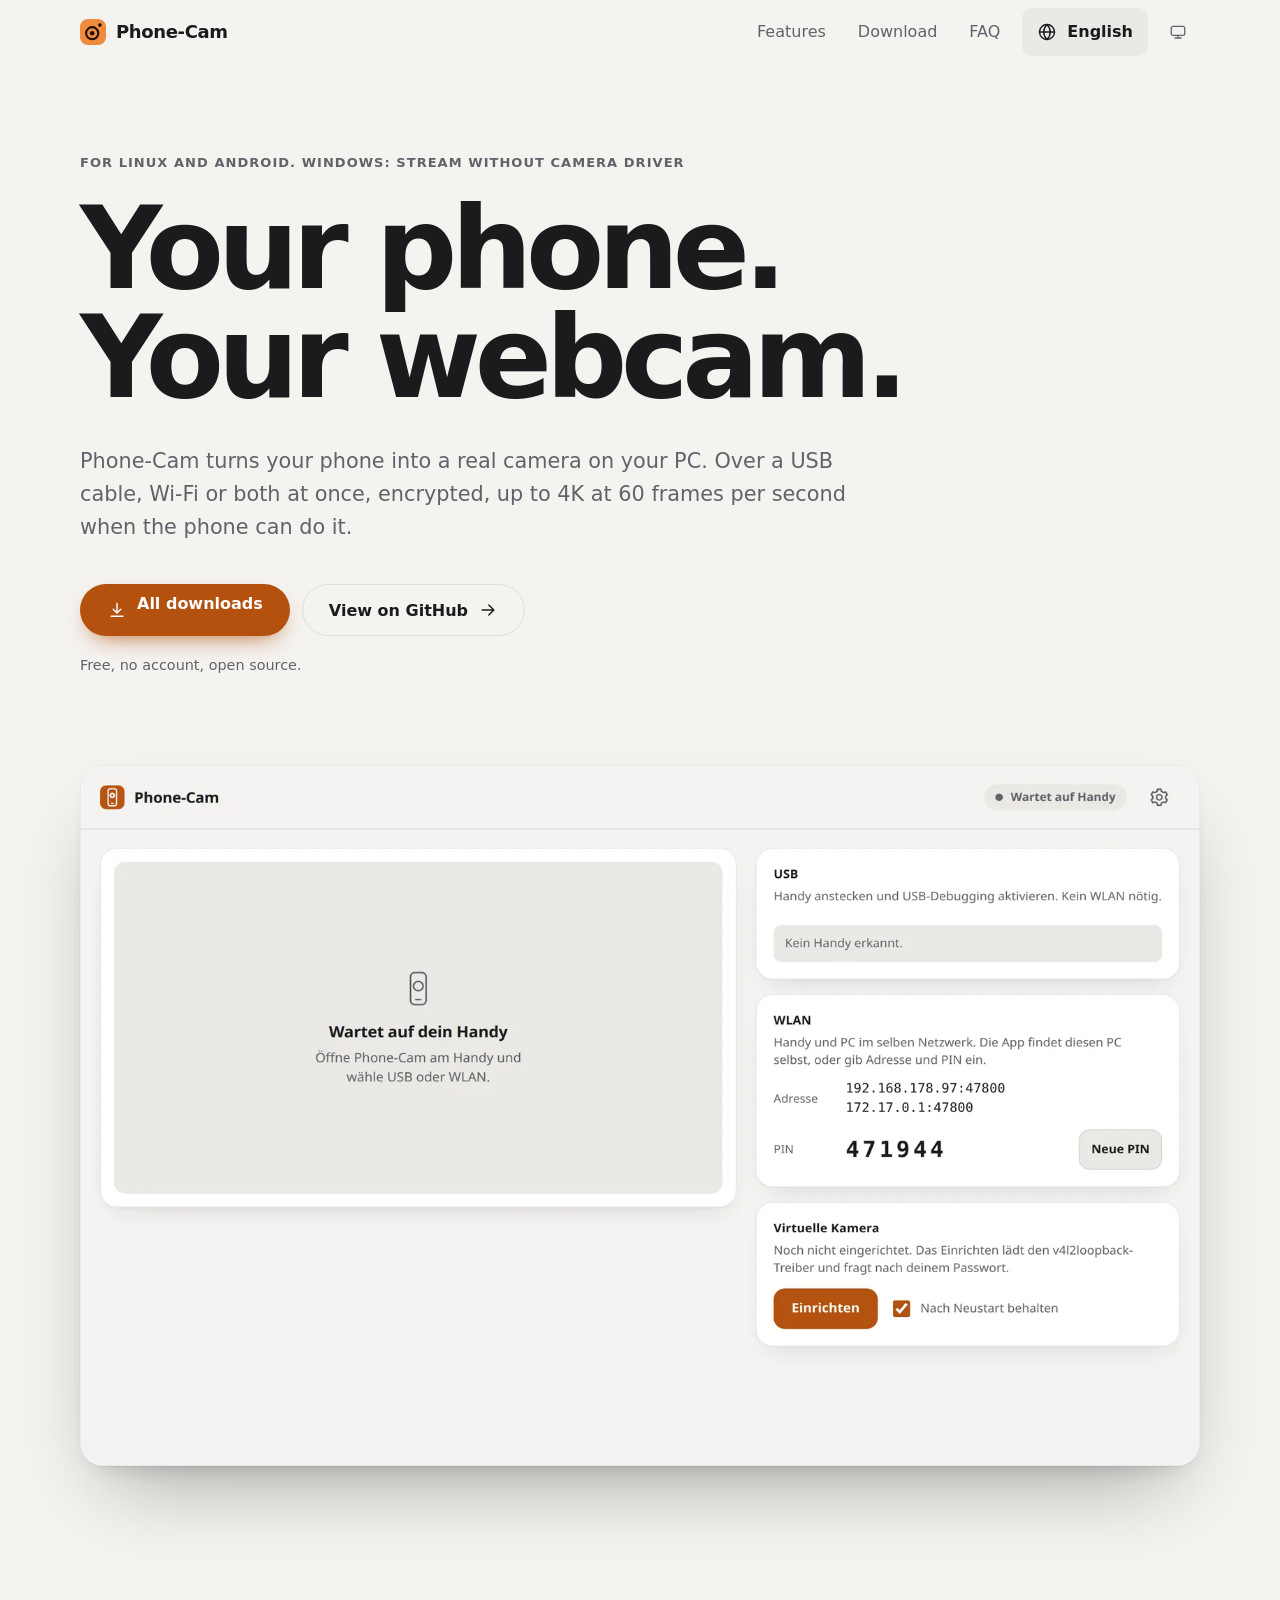
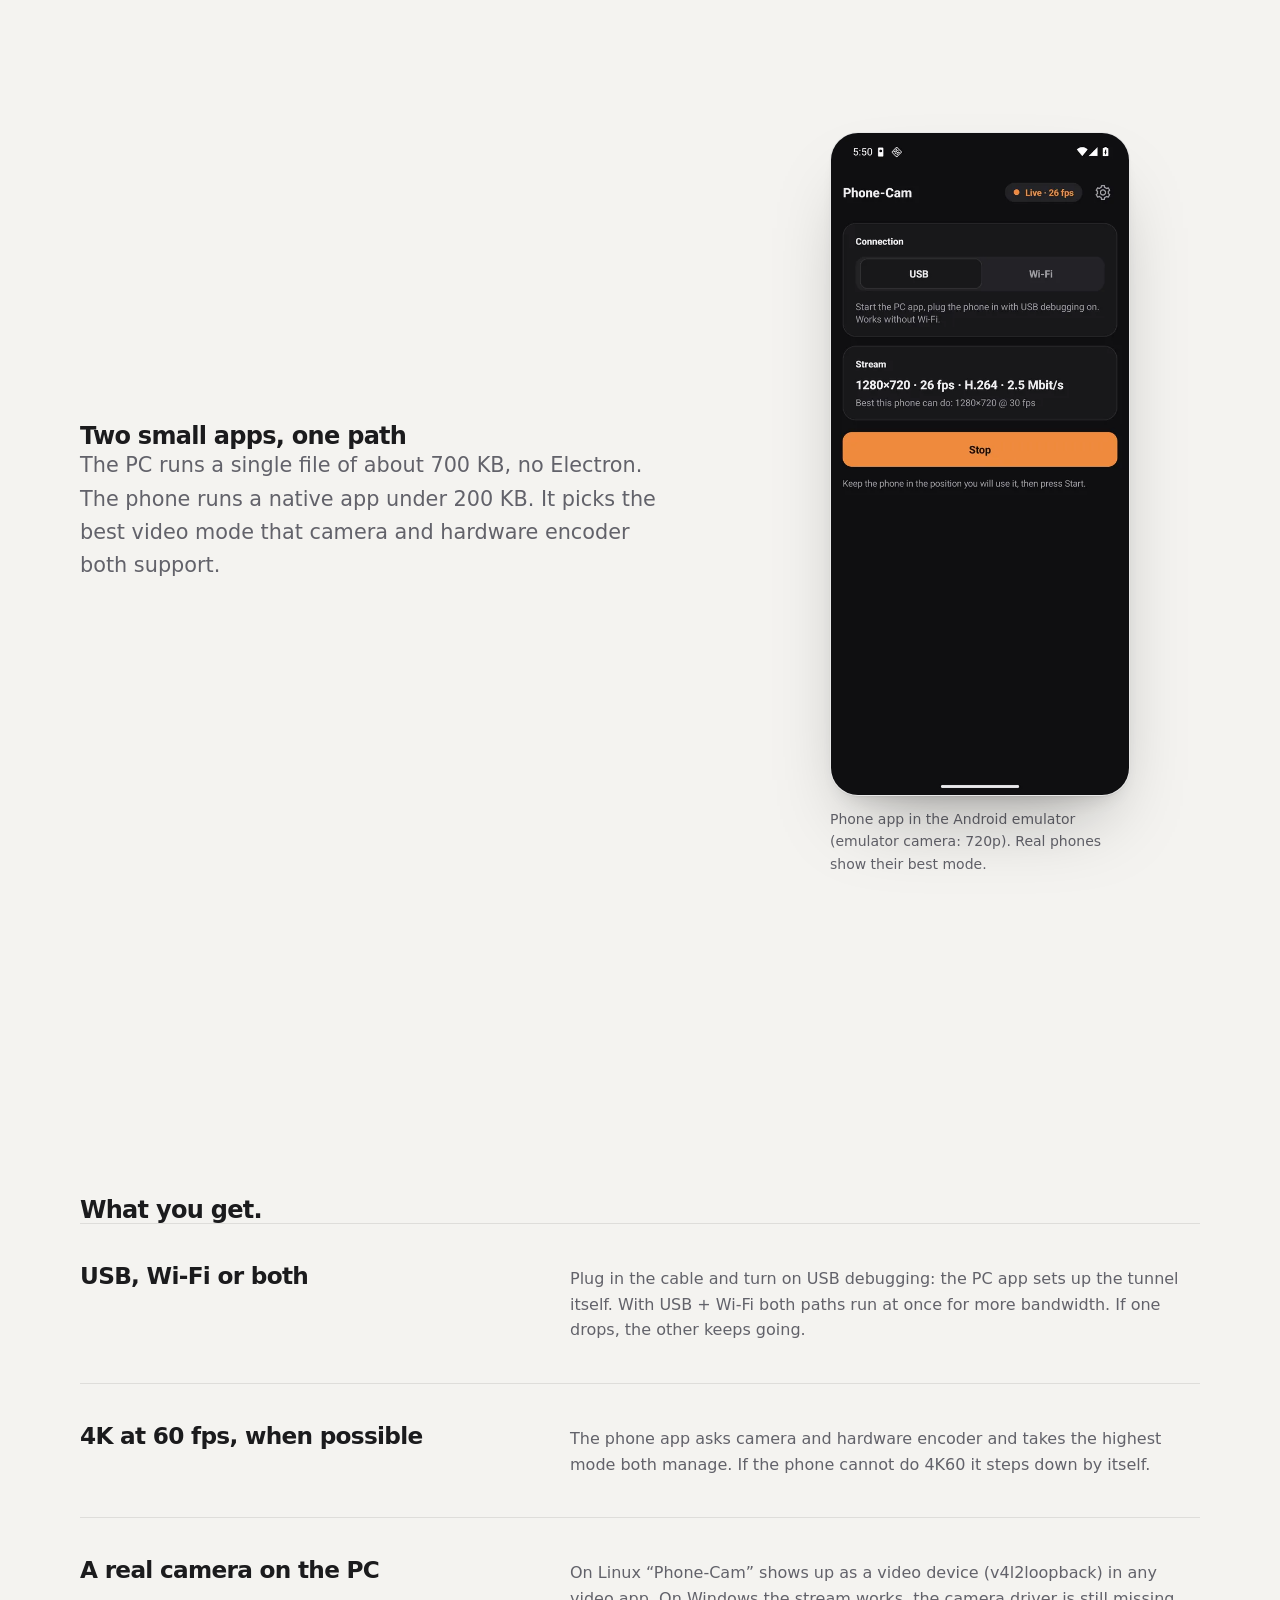
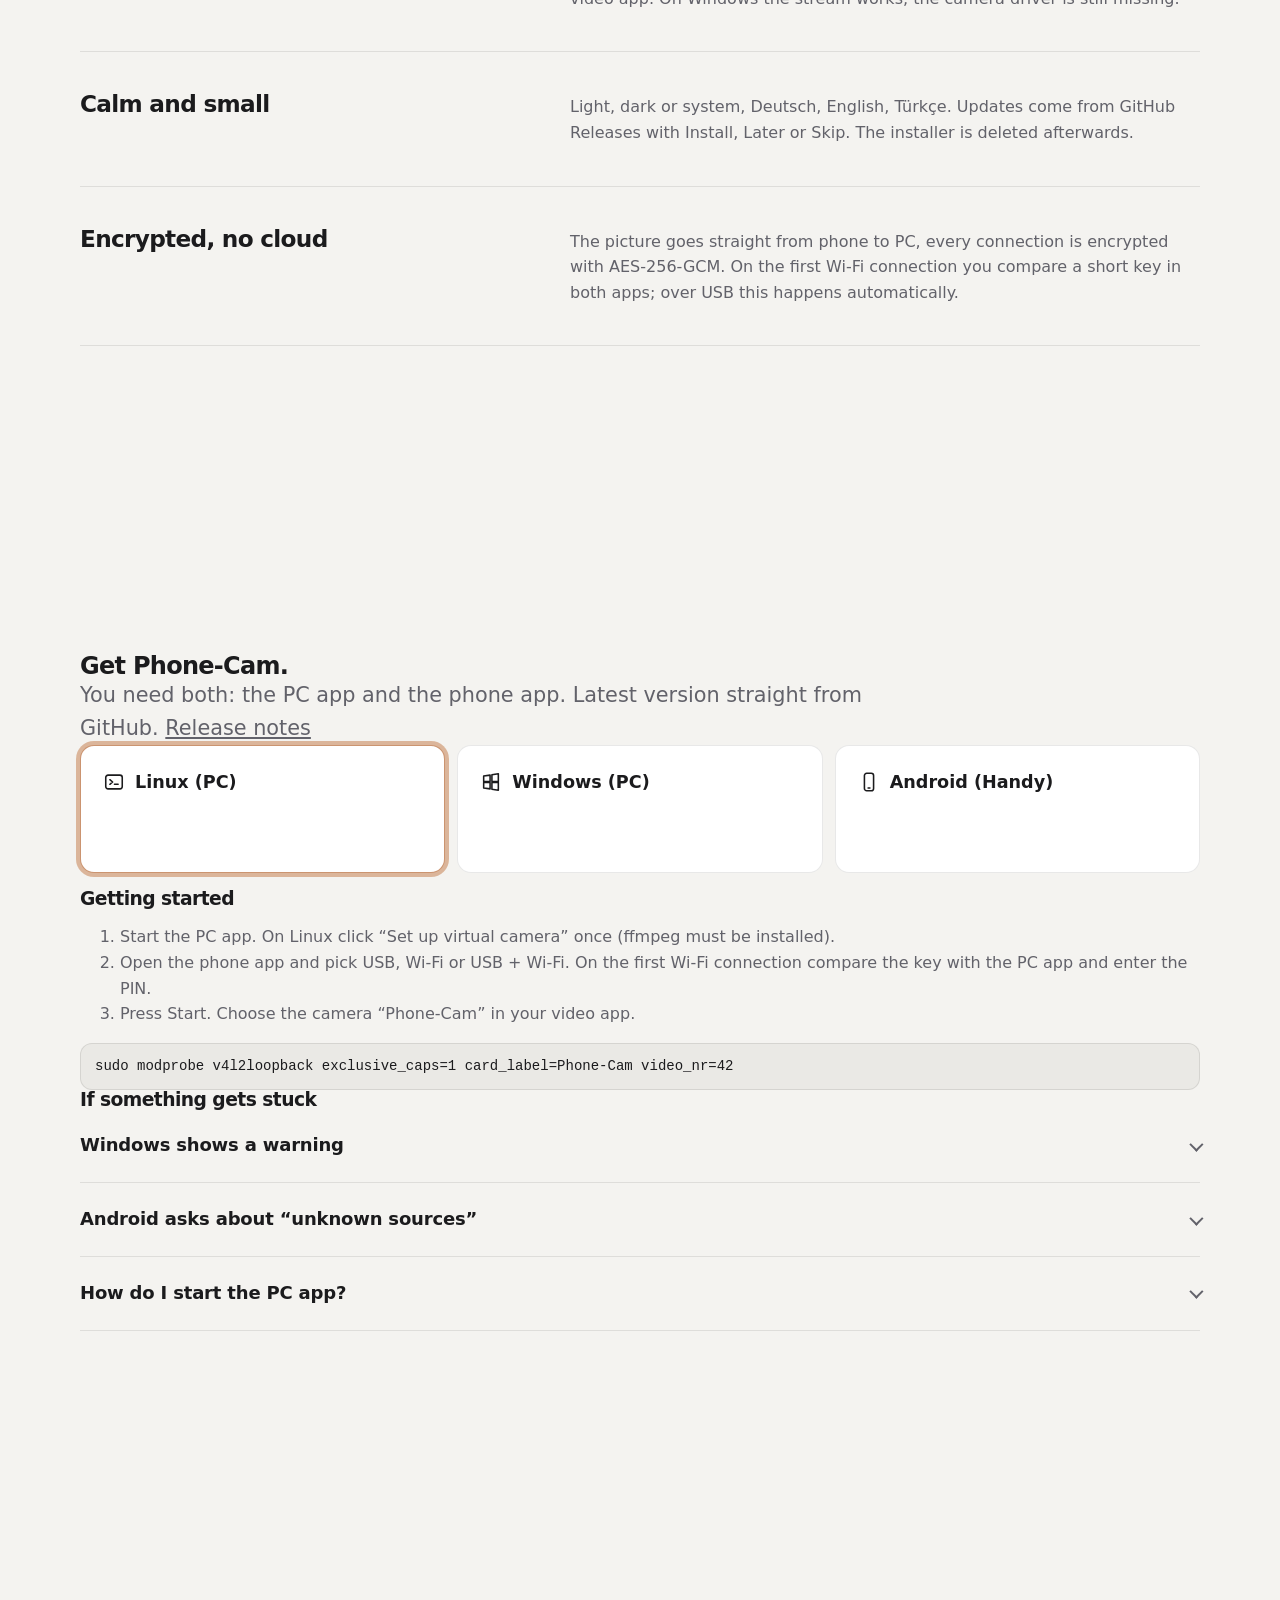
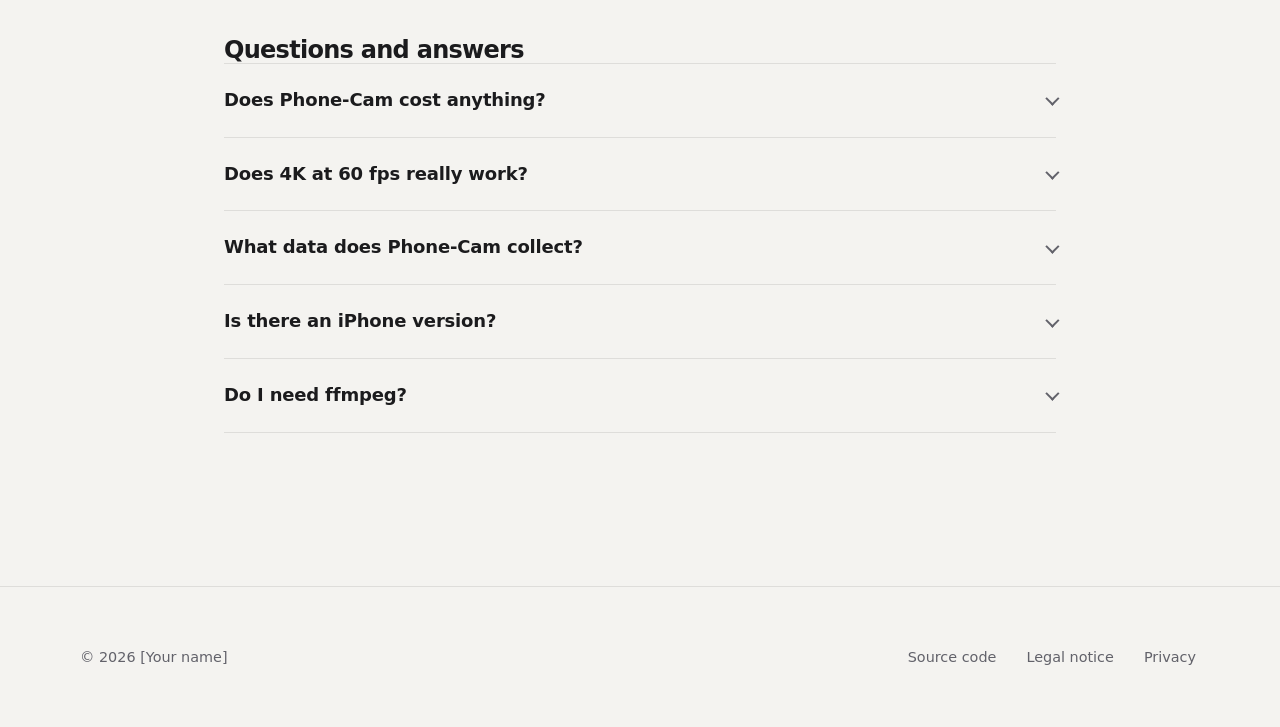
<file: site/index.html>
<!doctype html>
<html lang="de" data-theme="dark">
<head>
<meta charset="utf-8">
<meta name="viewport" content="width=device-width, initial-scale=1, viewport-fit=cover">
<title>Phone-Cam – Dein Handy als Webcam</title>
<meta name="description" content="Phone-Cam macht dein Handy zur echten Kamera am PC. Per USB, WLAN oder beidem, verschlüsselt, bis 4K mit 60 fps. Kostenlos, ohne Konto, Open Source.">
<link rel="canonical" href="https://emre1001.github.io/Phone-Cam/">
<meta name="color-scheme" content="light dark">
<meta name="theme-color" media="(prefers-color-scheme: light)" content="#f4f3f0">
<meta name="theme-color" media="(prefers-color-scheme: dark)" content="#0f0f11">
<link rel="icon" href="favicon.svg" type="image/svg+xml">
<meta property="og:type" content="website">
<meta property="og:title" content="Phone-Cam – Dein Handy als Webcam">
<meta property="og:description" content="Handy als echte Kamera am PC. USB oder WLAN, bis 4K mit 60 fps. Kostenlos, Open Source.">
<meta property="og:url" content="https://emre1001.github.io/Phone-Cam/">
<script>
(function () {
  var r = document.documentElement, p = 'system';
  try { p = localStorage.getItem('theme') || 'system'; } catch (e) {}
  var d = p === 'dark' || (p === 'system' && matchMedia('(prefers-color-scheme: dark)').matches);
  r.dataset.theme = d ? 'dark' : 'light'; r.dataset.themePref = p;
})();
</script>
<link rel="stylesheet" href="site-base.css">
<link rel="stylesheet" href="i18n/language-picker.css">
<link rel="stylesheet" href="site.css">
<script type="application/ld+json">
{"@context":"https://schema.org","@type":"SoftwareApplication","name":"Phone-Cam","applicationCategory":"MultimediaApplication","operatingSystem":"Linux, Android, Windows","offers":{"@type":"Offer","price":"0","priceCurrency":"EUR"},"url":"https://emre1001.github.io/Phone-Cam/","downloadUrl":"https://github.com/Emre1001/Phone-Cam/releases/latest","license":"https://opensource.org/license/mit"}
</script>
</head>
<body>
<a class="skip-link" href="#main" data-i18n="skip">Zum Inhalt springen</a>

<header class="site-header" id="top">
  <div class="wrap site-header__bar">
    <a class="brand" href="#top"><span class="brand-mark" aria-hidden="true"></span>Phone-Cam</a>
    <nav class="nav" data-i18n-attr="aria-label:nav.main" aria-label="Hauptnavigation">
      <a href="#funktionen" data-i18n="nav.features">Funktionen</a>
      <a href="#download" data-i18n="nav.download">Download</a>
      <a href="#faq" data-i18n="nav.faq">Fragen</a>
    </nav>
    <button class="icon-btn lang-trigger" id="lang-trigger" type="button" aria-haspopup="dialog" aria-expanded="false" data-i18n-attr="aria-label:language.label">
      <svg class="i" viewBox="0 0 24 24" aria-hidden="true"><circle cx="12" cy="12" r="9"/><path d="M3 12h18M12 3c2.6 2.6 3.9 5.6 3.9 9s-1.3 6.4-3.9 9c-2.6-2.6-3.9-5.6-3.9-9S9.4 5.6 12 3z"/></svg>
      <span data-lang-current>Deutsch</span>
    </button>
    <button class="icon-btn theme-btn" type="button" data-theme-cycle aria-label="Erscheinungsbild">
      <svg class="i" data-icon="system" viewBox="0 0 24 24" aria-hidden="true"><rect x="3" y="4.5" width="18" height="12" rx="2.5"/><path d="M8 20h8M12 16.5V20"/></svg>
      <svg class="i" data-icon="light" viewBox="0 0 24 24" aria-hidden="true"><circle cx="12" cy="12" r="4"/><path d="M12 3v2M12 19v2M3 12h2M19 12h2M5.6 5.6 7 7M17 17l1.4 1.4M5.6 18.4 7 17M17 7l1.4-1.4"/></svg>
      <svg class="i" data-icon="dark" viewBox="0 0 24 24" aria-hidden="true"><path d="M20 14.5A8 8 0 0 1 9.5 4a8 8 0 1 0 10.5 10.5z"/></svg>
    </button>
  </div>
</header>

<main id="main">
  <section class="hero">
    <div class="wrap">
      <p class="eyebrow hero__eyebrow" data-i18n="hero.eyebrow">Für Linux und Android. Windows: Stream ohne Kameratreiber</p>
      <h1 class="hero__title" data-i18n="hero.title">Dein Handy. Deine Webcam.</h1>
      <p class="lead hero__lead" data-i18n="hero.lead">Phone-Cam macht aus dem Handy eine echte Kamera am PC. Per USB-Kabel, WLAN oder beidem gleichzeitig, verschlüsselt, bis 4K mit 60 Bildern pro Sekunde, wenn das Handy es kann.</p>
      <div class="hero__actions">
        <div data-dl-state>
          <a class="btn btn--primary" data-dl-primary href="https://github.com/Emre1001/Phone-Cam/releases/latest">
            <svg class="i i--down" viewBox="0 0 24 24" aria-hidden="true"><path d="M12 4v11M7.5 11l4.5 4.5 4.5-4.5M5 19.5h14"/></svg>
            <span class="btn-stack"><span data-dl-label>Alle Downloads</span><small data-dl-meta></small></span>
          </a>
        </div>
        <a class="btn btn--secondary" href="https://github.com/Emre1001/Phone-Cam" rel="noopener"><span data-i18n="hero.github">Auf GitHub ansehen</span><svg class="i i--arrow" viewBox="0 0 24 24" aria-hidden="true"><path d="M5 12h14M13 6l6 6-6 6"/></svg></a>
      </div>
      <p class="muted hero__note"><span data-i18n="hero.note">Kostenlos, ohne Konto, Open Source.</span> <span data-dl-hint></span></p>

      <div class="window hero__window">
        <img class="shot shot--light" src="img/pc-light-1600.webp" srcset="img/pc-light-800.webp 800w, img/pc-light-1600.webp 1600w" sizes="(min-width: 1180px) 1120px, 100vw" width="1600" height="1000" alt="Das Phone-Cam-Fenster am PC: links die Vorschau, rechts USB, WLAN-PIN und virtuelle Kamera" data-i18n-attr="alt:hero.alt" fetchpriority="high">
        <img class="shot shot--dark" src="img/pc-dark-1600.webp" srcset="img/pc-dark-800.webp 800w, img/pc-dark-1600.webp 1600w" sizes="(min-width: 1180px) 1120px, 100vw" width="1600" height="1000" alt="" loading="lazy">
      </div>
    </div>
  </section>

  <section class="section" aria-labelledby="duo-h">
    <div class="wrap duo">
      <div data-reveal>
        <h2 class="section-title" id="duo-h" data-i18n="duo.title">Zwei kleine Apps, ein Weg</h2>
        <p class="lead" data-i18n="duo.text">Am PC läuft eine einzelne Datei von rund 700 KB, kein Electron. Am Handy eine native App unter 200 KB.</p>
      </div>
      <figure class="duo__phone" data-reveal>
        <div class="window"><img src="img/phone-dark.webp" width="540" height="1200" alt="Die Phone-Cam-App am Handy im dunklen Erscheinungsbild, verbunden per USB" data-i18n-attr="alt:duo.alt" loading="lazy"></div>
        <figcaption data-i18n="duo.cap">Handy-App im Android-Emulator.</figcaption>
      </figure>
    </div>
  </section>

  <section class="section" id="funktionen" aria-labelledby="features-h">
    <div class="wrap">
      <h2 class="section-title" id="features-h" data-reveal data-i18n="features.title">Was du bekommst.</h2>
      <ul class="rows">
        <li data-reveal><h3 data-i18n="features.1.title">USB, WLAN oder beides</h3><p data-i18n="features.1.text"></p></li>
        <li data-reveal><h3 data-i18n="features.2.title">4K bei 60 fps, wenn es geht</h3><p data-i18n="features.2.text"></p></li>
        <li data-reveal><h3 data-i18n="features.3.title">Eine echte Kamera am PC</h3><p data-i18n="features.3.text"></p></li>
        <li data-reveal><h3 data-i18n="features.4.title">Ruhig und klein</h3><p data-i18n="features.4.text"></p></li>
        <li data-reveal><h3 data-i18n="features.5.title">Verschlüsselt, ohne Cloud</h3><p data-i18n="features.5.text"></p></li>
      </ul>
    </div>
  </section>

  <section class="section section--tint" id="download" aria-labelledby="download-h">
    <div class="wrap" data-dl-state>
      <div class="download__head" data-reveal>
        <h2 class="section-title" id="download-h" data-i18n="download.title">Lade Phone-Cam.</h2>
        <p class="lead"><span data-i18n="download.lead">Du brauchst beide Apps.</span> <span class="release-line"><span data-dl-version></span> <time data-dl-date></time> <a data-dl-notes href="https://github.com/Emre1001/Phone-Cam/releases/latest"></a></span></p>
      </div>
      <ul class="platforms" data-reveal>
        <li><a class="platform" data-dl-platform="linux" href="https://github.com/Emre1001/Phone-Cam/releases/latest"><span class="platform__name"><svg class="i" viewBox="0 0 24 24" aria-hidden="true"><rect x="3" y="4.5" width="18" height="15" rx="2.5"/><path d="m7.5 9.5 3 2.5-3 2.5M12.5 14.5h4"/></svg>Linux (PC)</span><span class="platform__meta"><span data-dl-size></span><span class="platform__hash" data-dl-hash hidden></span></span></a></li>
        <li><a class="platform" data-dl-platform="windows" href="https://github.com/Emre1001/Phone-Cam/releases/latest"><span class="platform__name"><svg class="i" viewBox="0 0 24 24" aria-hidden="true"><path d="M4 5.5 11 4.5v7H4zM13 4.2l7-1.2v8.5h-7zM4 12.5h7v7l-7-1zM13 12.5h7V21l-7-1.2z"/></svg>Windows (PC)</span><span class="platform__meta"><span data-dl-size></span><span class="platform__hash" data-dl-hash hidden></span></span></a></li>
        <li><a class="platform" data-dl-platform="android" href="https://github.com/Emre1001/Phone-Cam/releases/latest"><span class="platform__name"><svg class="i" viewBox="0 0 24 24" aria-hidden="true"><rect x="7" y="2.5" width="10" height="19" rx="2.5"/><path d="M11 18.5h2"/></svg>Android (Handy)</span><span class="platform__meta"><span data-dl-size></span><span class="platform__hash" data-dl-hash hidden></span></span></a></li>
      </ul>
      <div class="variants" data-dl-variants hidden></div>

      <div class="download__extra">
        <div data-reveal>
          <h3 class="faq__title" data-i18n="setup.title">So geht es los</h3>
          <ol class="muted">
            <li data-i18n="setup.1"></li><li data-i18n="setup.2"></li><li data-i18n="setup.3"></li>
          </ol>
          <code class="code">sudo modprobe v4l2loopback exclusive_caps=1 card_label=Phone-Cam video_nr=42</code>
        </div>
        <div class="faq" data-reveal>
          <h3 class="faq__title" data-i18n="help.title">Falls etwas klemmt</h3>
          <details><summary data-i18n="help.windows.q"></summary><div class="answer"><p data-i18n="help.windows.a"></p></div></details>
          <details><summary data-i18n="help.android.q"></summary><div class="answer"><p data-i18n="help.android.a"></p></div></details>
          <details><summary data-i18n="help.linux.q"></summary><div class="answer"><p data-i18n="help.linux.a"></p></div></details>
        </div>
      </div>
    </div>
  </section>

  <section class="section" id="faq" aria-labelledby="faq-h">
    <div class="wrap faq-wrap">
      <h2 class="section-title" id="faq-h" data-reveal data-i18n="faq.title">Fragen und Antworten</h2>
      <div class="faq" data-reveal>
        <details><summary data-i18n="faq.1.q"></summary><div class="answer"><p data-i18n="faq.1.a"></p></div></details>
        <details><summary data-i18n="faq.2.q"></summary><div class="answer"><p data-i18n="faq.2.a"></p></div></details>
        <details><summary data-i18n="faq.3.q"></summary><div class="answer"><p data-i18n="faq.3.a"></p></div></details>
        <details><summary data-i18n="faq.4.q"></summary><div class="answer"><p data-i18n="faq.4.a"></p></div></details>
        <details><summary data-i18n="faq.5.q"></summary><div class="answer"><p data-i18n="faq.5.a"></p></div></details>
      </div>
    </div>
  </section>
</main>

<footer class="site-footer">
  <div class="wrap site-footer__row">
    <span>© 2026 <span data-i18n="footer.owner">[Dein Name]</span></span>
    <nav data-i18n-attr="aria-label:footer.legal" aria-label="Rechtliches">
      <a href="https://github.com/Emre1001/Phone-Cam" rel="noopener" data-i18n="footer.source">Quellcode</a>
      <a href="impressum.html" data-i18n="footer.imprint">Impressum</a>
      <a href="datenschutz.html" data-i18n="footer.privacy">Datenschutz</a>
    </nav>
  </div>
</footer>

<script src="i18n/i18n.js"></script>
<script src="locales/site.de.js"></script>
<script src="locales/site.en.js"></script>
<script src="locales/site.tr.js"></script>
<script src="i18n/language-picker.js"></script>
<script src="site-theme.js"></script>
<script src="reveal.js"></script>
<script src="download.js"></script>
<script src="site.js"></script>
</body>
</html>
</file>
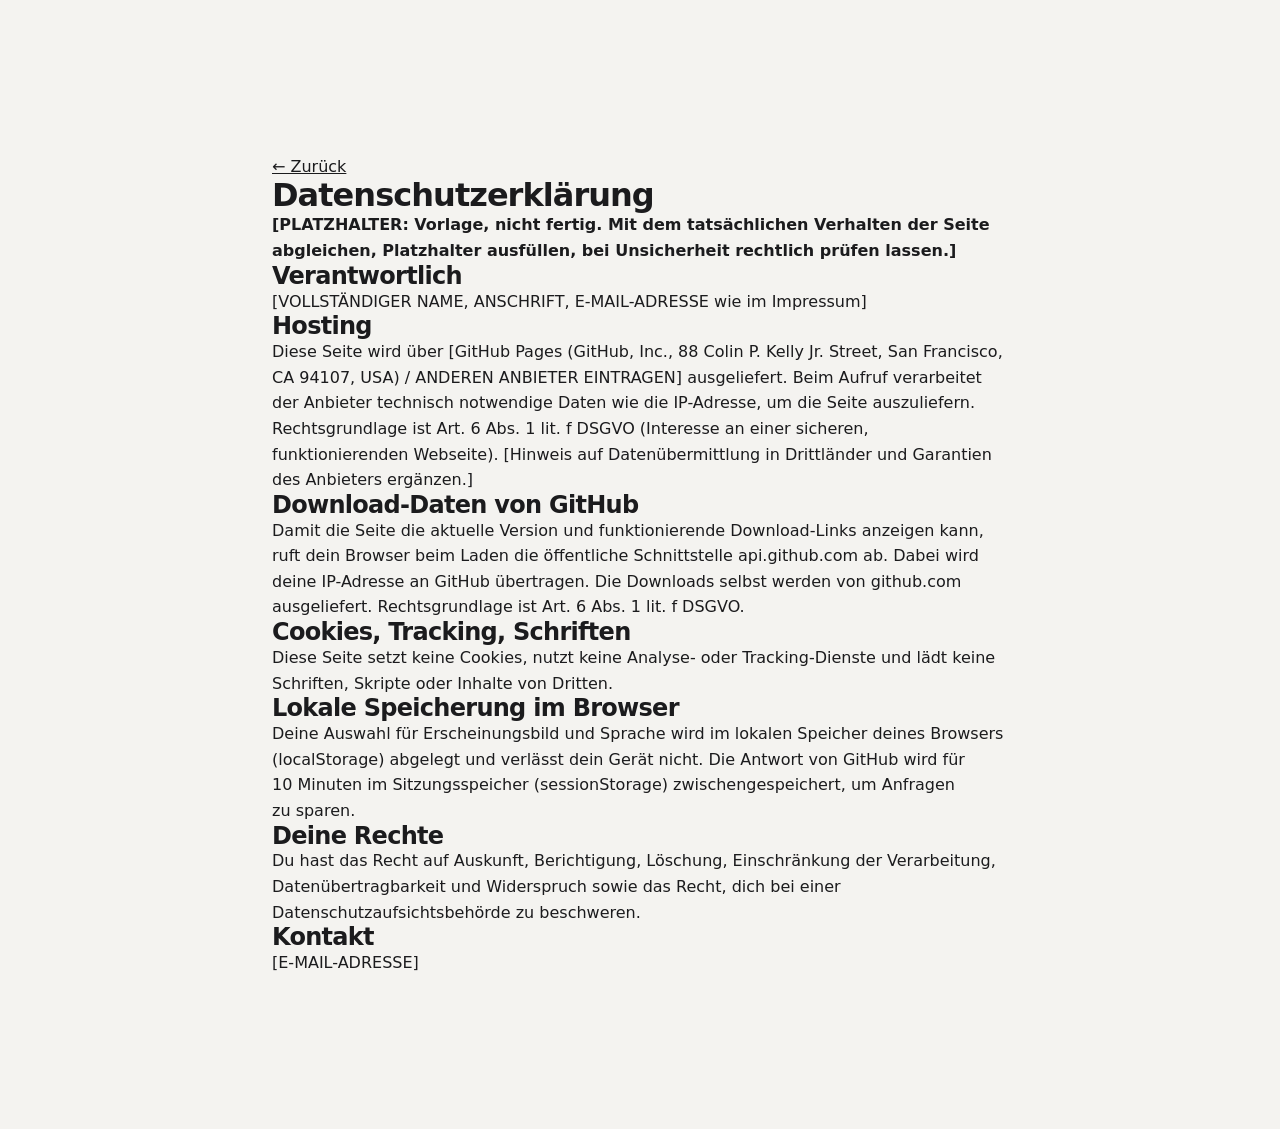
<file: site/datenschutz.html>
<!doctype html>
<html lang="de"><head><meta charset="utf-8"><meta name="viewport" content="width=device-width, initial-scale=1, viewport-fit=cover">
<title>Datenschutz</title><meta name="robots" content="noindex">
<link rel="stylesheet" href="site-base.css"><link rel="stylesheet" href="site.css"></head>
<body><main class="wrap section" style="max-width:46rem">
<p><a href="./">← Zurück</a></p>
<h1>Datenschutzerklärung</h1>
<p><strong>[PLATZHALTER: Vorlage, nicht fertig. Mit dem tatsächlichen Verhalten der Seite abgleichen, Platzhalter ausfüllen, bei Unsicherheit rechtlich prüfen lassen.]</strong></p>
<h2>Verantwortlich</h2>
<p>[VOLLSTÄNDIGER NAME, ANSCHRIFT, E-MAIL-ADRESSE wie im Impressum]</p>
<h2>Hosting</h2>
<p>Diese Seite wird über [GitHub Pages (GitHub, Inc., 88 Colin P. Kelly Jr. Street, San Francisco, CA 94107, USA) / ANDEREN ANBIETER EINTRAGEN] ausgeliefert. Beim Aufruf verarbeitet der Anbieter technisch notwendige Daten wie die IP-Adresse, um die Seite auszuliefern. Rechtsgrundlage ist Art. 6 Abs. 1 lit. f DSGVO (Interesse an einer sicheren, funktionierenden Webseite). [Hinweis auf Datenübermittlung in Drittländer und Garantien des Anbieters ergänzen.]</p>
<h2>Download-Daten von GitHub</h2>
<p>Damit die Seite die aktuelle Version und funktionierende Download-Links anzeigen kann, ruft dein Browser beim Laden die öffentliche Schnittstelle api.github.com ab. Dabei wird deine IP-Adresse an GitHub übertragen. Die Downloads selbst werden von github.com ausgeliefert. Rechtsgrundlage ist Art. 6 Abs. 1 lit. f DSGVO.</p>
<h2>Cookies, Tracking, Schriften</h2>
<p>Diese Seite setzt keine Cookies, nutzt keine Analyse- oder Tracking-Dienste und lädt keine Schriften, Skripte oder Inhalte von Dritten.</p>
<h2>Lokale Speicherung im Browser</h2>
<p>Deine Auswahl für Erscheinungsbild und Sprache wird im lokalen Speicher deines Browsers (localStorage) abgelegt und verlässt dein Gerät nicht. Die Antwort von GitHub wird für 10 Minuten im Sitzungsspeicher (sessionStorage) zwischengespeichert, um Anfragen zu sparen.</p>
<h2>Deine Rechte</h2>
<p>Du hast das Recht auf Auskunft, Berichtigung, Löschung, Einschränkung der Verarbeitung, Datenübertragbarkeit und Widerspruch sowie das Recht, dich bei einer Datenschutzaufsichtsbehörde zu beschweren.</p>
<h2>Kontakt</h2>
<p>[E-MAIL-ADRESSE]</p>
</main></body></html>
</file>
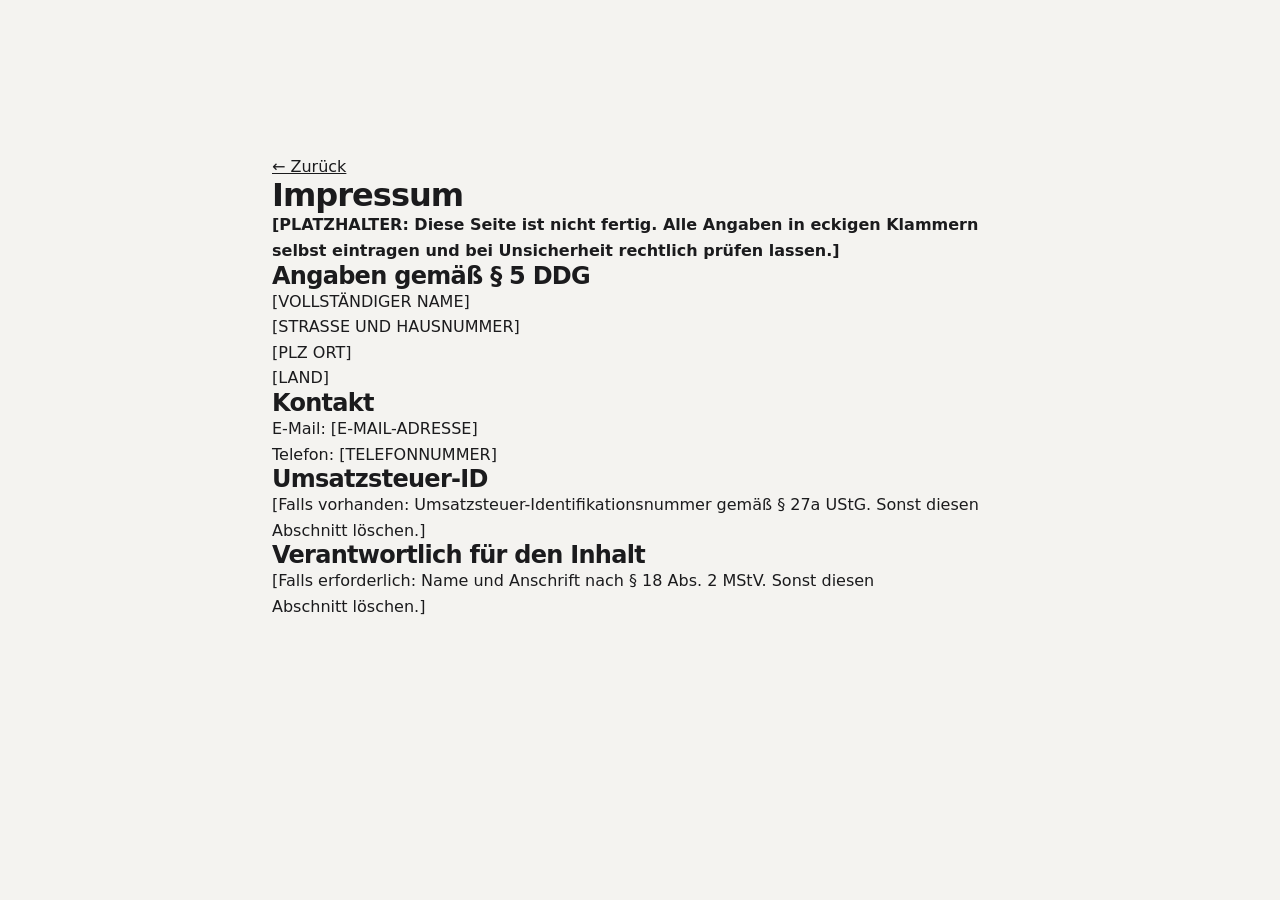
<file: site/impressum.html>
<!doctype html>
<html lang="de"><head><meta charset="utf-8"><meta name="viewport" content="width=device-width, initial-scale=1, viewport-fit=cover">
<title>Impressum</title><meta name="robots" content="noindex">
<link rel="stylesheet" href="site-base.css"><link rel="stylesheet" href="site.css"></head>
<body><main class="wrap section" style="max-width:46rem">
<p><a href="./">← Zurück</a></p>
<h1>Impressum</h1>
<p><strong>[PLATZHALTER: Diese Seite ist nicht fertig. Alle Angaben in eckigen Klammern selbst eintragen und bei Unsicherheit rechtlich prüfen lassen.]</strong></p>
<h2>Angaben gemäß § 5 DDG</h2>
<p>[VOLLSTÄNDIGER NAME]<br>[STRASSE UND HAUSNUMMER]<br>[PLZ ORT]<br>[LAND]</p>
<h2>Kontakt</h2>
<p>E-Mail: [E-MAIL-ADRESSE]<br>Telefon: [TELEFONNUMMER]</p>
<h2>Umsatzsteuer-ID</h2>
<p>[Falls vorhanden: Umsatzsteuer-Identifikationsnummer gemäß § 27a UStG. Sonst diesen Abschnitt löschen.]</p>
<h2>Verantwortlich für den Inhalt</h2>
<p>[Falls erforderlich: Name und Anschrift nach § 18 Abs. 2 MStV. Sonst diesen Abschnitt löschen.]</p>
</main></body></html>
</file>
<file: site/site-base.css>
/* Website base: layout, type, buttons, header/footer, details, download tiles, reveal and theme-transition rules.
   Everything is built on the SAME tokens as the app, so the site looks like the product:
     --bg --surface --inset --border --text --text-muted --accent --accent-contrast --shadow --ring
     --dur-fast --dur-base --dur-slow --ease-out --radius-s --radius-m
   Copy the app's token block into the site's CSS (or import it) first. Add --radius-l / --font-display if the app has them.
   Page-specific parts (the signature moment) go into the site's own stylesheet, not here. */

:root {
  --ring: color-mix(in srgb, var(--accent) 38%, transparent);
  --dur-fast: 140ms; --dur-base: 240ms; --dur-slow: 440ms; --ease-out: cubic-bezier(0.22, 1, 0.36, 1);
  --radius-s: 10px; --radius-m: 14px; --radius-l: 22px;
  --page-max: 1120px;
  --gutter: clamp(20px, 5vw, 48px);
  --section-y: clamp(72px, 12vw, 160px);
  --safe-top: env(safe-area-inset-top, 0px); --safe-bottom: env(safe-area-inset-bottom, 0px);
  --safe-left: env(safe-area-inset-left, 0px); --safe-right: env(safe-area-inset-right, 0px);
  --z-header: 50; --z-popover: 100;
  /* fluid type scale */
  --fs-hero: clamp(2.75rem, 1.2rem + 7.4vw, 7.25rem);
  --fs-h2: clamp(1.9rem, 1.2rem + 3vw, 3.6rem);
  --fs-h3: clamp(1.15rem, 1.05rem + 0.5vw, 1.45rem);
  --fs-lead: clamp(1.08rem, 1rem + 0.45vw, 1.3rem);
}

*, *::before, *::after { box-sizing: border-box; }
html { -webkit-text-size-adjust: 100%; scroll-behavior: smooth; scroll-padding-top: 88px; background: var(--bg); }
body {
  margin: 0; min-height: 100dvh; color: var(--text); background: var(--bg);
  font-family: -apple-system, BlinkMacSystemFont, "Segoe UI", Inter, system-ui, "Noto Sans", sans-serif;
  font-size: 1rem; line-height: 1.6; -webkit-font-smoothing: antialiased; text-rendering: optimizeLegibility;
  overflow-wrap: anywhere; overflow-x: clip;
}
img, svg, video { display: block; max-width: 100%; height: auto; }
svg.i { width: 1.25em; height: 1.25em; fill: none; stroke: currentColor; stroke-width: 1.7; stroke-linecap: round; stroke-linejoin: round; flex: none; }
a { color: inherit; }
h1, h2, h3, p { margin: 0; }
h1, h2, h3 { text-wrap: balance; letter-spacing: -0.03em; line-height: 1.04; font-weight: 650; }
p { text-wrap: pretty; }
:focus-visible { outline: 2px solid var(--accent); outline-offset: 3px; border-radius: 6px; }
::selection { background: color-mix(in srgb, var(--accent) 28%, transparent); }
.sr-only { position: absolute; width: 1px; height: 1px; margin: -1px; padding: 0; overflow: hidden; clip: rect(0 0 0 0); white-space: nowrap; border: 0; }
.skip-link { position: fixed; inset-block-start: 8px; inset-inline-start: 8px; z-index: 200; padding: 10px 14px; color: var(--accent-contrast); background: var(--accent); border-radius: 10px; transform: translateY(-160%); transition: transform var(--dur-base) var(--ease-out); }
.skip-link:focus { transform: none; }

.wrap { width: min(100% - 2 * var(--gutter), var(--page-max)); margin-inline: auto; padding-inline: var(--safe-left) var(--safe-right); }
.section { padding-block: var(--section-y); }
.eyebrow { font-size: 0.8125rem; font-weight: 600; letter-spacing: 0.08em; text-transform: uppercase; color: var(--text-muted); }
.lead { font-size: var(--fs-lead); color: var(--text-muted); max-width: 38em; }
.muted { color: var(--text-muted); }

/* ---------- Buttons: same interaction language as the app ---------- */
.btn {
  position: relative; display: inline-flex; align-items: center; justify-content: center; gap: 10px;
  min-height: 52px; padding: 0 26px; font: inherit; font-weight: 600; text-decoration: none; cursor: pointer;
  border: 1px solid transparent; border-radius: 999px; touch-action: manipulation;
  transition: transform var(--dur-fast) var(--ease-out), background-color var(--dur-base) var(--ease-out), box-shadow var(--dur-base) var(--ease-out), border-color var(--dur-base) var(--ease-out);
}
.btn--primary { color: var(--accent-contrast); background: var(--accent); box-shadow: 0 10px 24px -12px var(--accent); }
.btn--primary:hover { transform: translateY(-2px); box-shadow: 0 16px 30px -12px var(--accent); }
.btn--secondary { color: var(--text); background: transparent; border-color: var(--border); }
.btn--secondary:hover { background: var(--inset); transform: translateY(-1px); }
.btn:active { transform: translateY(0) scale(0.97); }
.btn svg.i { transition: transform var(--dur-base) var(--ease-out); }
.btn:hover svg.i--arrow { transform: translateX(3px); }
.btn:hover svg.i--down { transform: translateY(2px); }
.btn-stack { display: grid; text-align: start; line-height: 1.15; }
.btn-stack small { font-weight: 500; font-size: 0.78rem; opacity: 0.78; min-height: 1em; }
.btn[data-state="loading"] { pointer-events: none; }

/* ---------- Header ---------- */
.site-header { position: sticky; top: 0; z-index: var(--z-header); padding-top: var(--safe-top); transition: background-color var(--dur-base) var(--ease-out), border-color var(--dur-base) var(--ease-out); border-bottom: 1px solid transparent; }
.site-header.is-stuck { background: color-mix(in srgb, var(--bg) 88%, transparent); border-bottom-color: var(--border); -webkit-backdrop-filter: saturate(1.4) blur(14px); backdrop-filter: saturate(1.4) blur(14px); }
.site-header__bar { display: flex; align-items: center; gap: 8px; min-height: 64px; }
.brand { display: inline-flex; align-items: center; gap: 10px; min-height: 44px; font-weight: 650; font-size: 1.125rem; letter-spacing: -0.02em; text-decoration: none; margin-inline-end: auto; }
.nav { display: none; gap: 4px; }
.nav a { display: inline-flex; align-items: center; min-height: 44px; padding: 0 14px; color: var(--text-muted); text-decoration: none; border-radius: 999px; transition: color var(--dur-fast), background-color var(--dur-base) var(--ease-out); }
.nav a:hover { color: var(--text); background: var(--inset); }
@media (min-width: 760px) { .nav { display: flex; } }
.icon-btn { display: inline-grid; place-items: center; min-width: 44px; min-height: 48px; padding: 0 12px; gap: 8px; grid-auto-flow: column; color: var(--text-muted); background: transparent; border: 0; border-radius: 999px; font: inherit; font-size: 0.9rem; cursor: pointer; transition: color var(--dur-fast), background-color var(--dur-base) var(--ease-out), transform var(--dur-fast) var(--ease-out); }
.icon-btn:hover { color: var(--text); background: var(--inset); }
.icon-btn:active { transform: scale(0.94); }
.theme-btn svg { display: none; }
.theme-btn[data-mode="system"] [data-icon="system"], .theme-btn[data-mode="light"] [data-icon="light"], .theme-btn[data-mode="dark"] [data-icon="dark"] { display: block; }
.theme-btn:not([data-mode]) [data-icon="system"] { display: block; }

/* ---------- Surfaces ---------- */
.window {
  position: relative; overflow: hidden; background: var(--surface);
  border: 1px solid var(--border); border-radius: var(--radius-l);
  box-shadow: 0 1px 2px rgb(0 0 0 / 0.06), 0 40px 80px -30px rgb(0 0 0 / 0.35), 0 12px 24px -14px rgb(0 0 0 / 0.18);
}
.window img { width: 100%; height: auto; }
.shot--dark { display: none; }
:root[data-theme="dark"] .shot--light { display: none; }
:root[data-theme="dark"] .shot--dark { display: block; }

/* ---------- Rows (the alternative to three icon cards) ---------- */
.rows { margin: 0; padding: 0; list-style: none; border-top: 1px solid var(--border); }
.rows > li { display: grid; gap: 12px 40px; padding-block: clamp(24px, 4vw, 40px); border-bottom: 1px solid var(--border); }
@media (min-width: 820px) { .rows > li { grid-template-columns: minmax(0, 5fr) minmax(0, 7fr); align-items: baseline; } }
.rows h3 { font-size: var(--fs-h3); }
.rows p { color: var(--text-muted); max-width: 40em; }

/* ---------- Download tiles ---------- */
.platforms { display: grid; grid-template-columns: repeat(auto-fit, minmax(min(100%, 230px), 1fr)); gap: 12px; margin: 0; padding: 0; list-style: none; }
.platform {
  position: relative; display: grid; gap: 4px; padding: 22px; text-decoration: none; color: var(--text); background: var(--surface);
  border: 1px solid var(--border); border-radius: var(--radius-m); min-height: 128px; align-content: space-between;
  transition: transform var(--dur-base) var(--ease-out), border-color var(--dur-base) var(--ease-out), box-shadow var(--dur-base) var(--ease-out);
}
a.platform[href]:hover { transform: translateY(-3px); border-color: color-mix(in srgb, var(--accent) 45%, var(--border)); box-shadow: var(--shadow); }
a.platform:active { transform: scale(0.985); }
.platform.is-current { border-color: color-mix(in srgb, var(--accent) 55%, var(--border)); box-shadow: 0 0 0 4px var(--ring); }
.platform[aria-disabled="true"] { opacity: 0.55; }
.platform__name { display: flex; align-items: center; gap: 10px; font-weight: 650; font-size: 1.1rem; }
.platform__meta { display: grid; gap: 2px; font-size: 0.875rem; color: var(--text-muted); font-variant-numeric: tabular-nums; }
.platform__hash { font-size: 0.75rem; opacity: 0.8; font-family: ui-monospace, SFMono-Regular, Menlo, Consolas, monospace; }
.variants { display: flex; flex-wrap: wrap; gap: 8px 16px; margin-top: 16px; font-size: 0.9rem; }
.variants a { color: var(--text-muted); }
.variants a[aria-current] { color: var(--text); font-weight: 600; }

/* ---------- FAQ / details ---------- */
.faq details { border-bottom: 1px solid var(--border); }
.faq details:first-child { border-top: 1px solid var(--border); }
.faq summary { display: flex; justify-content: space-between; align-items: center; gap: 24px; padding-block: 22px; font-size: 1.125rem; font-weight: 600; cursor: pointer; list-style: none; letter-spacing: -0.01em; }
.faq summary::-webkit-details-marker { display: none; }
.faq summary::after { content: ""; flex: none; width: 10px; height: 10px; border-inline-end: 2px solid currentColor; border-block-end: 2px solid currentColor; transform: rotate(45deg) translateY(-2px); transition: transform var(--dur-base) var(--ease-out); color: var(--text-muted); }
.faq details[open] summary::after { transform: rotate(-135deg) translateY(-2px); }
.faq .answer { padding-bottom: 24px; color: var(--text-muted); max-width: 44em; }
.faq .answer > * + * { margin-top: 0.8em; }
.faq details::details-content { block-size: 0; overflow: clip; transition: block-size var(--dur-slow) var(--ease-out), content-visibility var(--dur-slow) allow-discrete; }
.faq details[open]::details-content { block-size: auto; }
@supports (interpolate-size: allow-keywords) { :root { interpolate-size: allow-keywords; } }

/* ---------- Footer ---------- */
.site-footer { padding-block: 48px calc(48px + var(--safe-bottom)); border-top: 1px solid var(--border); color: var(--text-muted); font-size: 0.9rem; }
.site-footer__row { display: flex; flex-wrap: wrap; gap: 12px 28px; align-items: center; justify-content: space-between; }
.site-footer nav { display: flex; flex-wrap: wrap; gap: 8px 22px; }
.site-footer a { display: inline-flex; align-items: center; min-height: 44px; padding-inline: 4px; text-decoration: none; }
.site-footer a:hover { color: var(--text); text-decoration: underline; text-underline-offset: 3px; }

/* ---------- Reveal on scroll (only hides when JS is running and motion is allowed) ---------- */
.js-reveal [data-reveal] { opacity: 0; transform: translateY(22px); transition: opacity 700ms var(--ease-out), transform 800ms var(--ease-out); transition-delay: calc(var(--i, 0) * 70ms); }
.js-reveal [data-reveal].is-in { opacity: 1; transform: none; }

/* ---------- Pinned story ---------- */
.story { position: relative; height: calc(var(--steps, 3) * 100svh); }
.story__sticky { position: sticky; top: 0; height: 100svh; display: grid; align-items: center; padding-block: calc(64px + var(--safe-top)) 32px; }
.story[data-pinned="false"] { height: auto; }
.story[data-pinned="false"] .story__sticky { position: static; height: auto; padding-block: 0; }

/* ---------- Theme transition (identical to the app) ---------- */
.theme-switching *, .theme-switching *::before, .theme-switching *::after { transition: none !important; }
.theme-reveal::view-transition-old(root), .theme-reveal::view-transition-new(root) { animation: none; mix-blend-mode: normal; }
.theme-reveal::view-transition-old(root) { z-index: 1; }
.theme-reveal::view-transition-new(root) { z-index: 2; }
.theme-fade, .theme-fade *, .theme-fade *::before, .theme-fade *::after { transition: background-color 250ms ease, color 250ms ease, border-color 250ms ease, fill 250ms ease, stroke 250ms ease !important; }

@media (prefers-reduced-motion: reduce) {
  html { scroll-behavior: auto; }
  *, *::before, *::after { animation-duration: 1ms !important; animation-delay: 0ms !important; transition-duration: 1ms !important; transition-delay: 0ms !important; }
  .js-reveal [data-reveal] { opacity: 1; transform: none; }
}
@media (hover: none) { .btn--primary:hover, .btn--secondary:hover, a.platform[href]:hover { transform: none; } }
</file>
<file: site/i18n/language-picker.css>
/* Language picker. Uses the theme tokens from the skill:
   --surface --inset --border --text --text-muted --accent --ring --dur-fast --dur-base --ease-out */

/* The row's button */
.lang-trigger {
  display: inline-flex;
  align-items: center;
  gap: 10px;
  min-height: 40px;
  padding: 8px 12px 8px 14px;
  font: inherit;
  font-weight: 550;
  color: var(--text);
  background: var(--inset);
  border: 1px solid transparent;
  border-radius: 10px;
  cursor: pointer;
  transition: border-color var(--dur-fast) var(--ease-out),
              background-color var(--dur-base) var(--ease-out),
              box-shadow var(--dur-base) var(--ease-out),
              transform var(--dur-fast) var(--ease-out);
}
.lang-trigger:hover { border-color: var(--border); }
.lang-trigger:active { transform: scale(0.98); }
.lang-trigger:focus-visible { outline: none; border-color: var(--accent); box-shadow: 0 0 0 4px var(--ring); }
.lang-trigger[aria-expanded="true"] { border-color: var(--accent); }
.lang-chevron {
  width: 16px;
  height: 16px;
  fill: none;
  stroke: currentColor;
  stroke-width: 1.8;
  stroke-linecap: round;
  stroke-linejoin: round;
  color: var(--text-muted);
  transition: transform var(--dur-base) var(--ease-out);
}
.lang-trigger[aria-expanded="true"] .lang-chevron { transform: rotate(180deg); }

/* Click-catcher behind the popup. Invisible on desktop, dimmed on phones. */
.lang-backdrop { position: fixed; inset: 0; z-index: 900; background: transparent; }
.lang-backdrop.is-sheet {
  background: rgb(8 8 12 / 0.38);
  opacity: 0;
  transition: opacity var(--dur-base) var(--ease-out);
}
.lang-backdrop.is-sheet.is-open { opacity: 1; }

/* The dropdown window */
.lang-pop {
  position: fixed;
  z-index: 901;
  display: flex;
  flex-direction: column;
  width: min(300px, calc(100vw - 24px));
  overflow: hidden;
  color: var(--text);
  background: var(--surface);
  border: 1px solid var(--border);
  border-radius: 14px;
  box-shadow: 0 2px 6px rgb(0 0 0 / 0.08), 0 24px 48px -16px rgb(0 0 0 / 0.35);
  opacity: 0;
  transform: translateY(-6px) scale(0.96);
  pointer-events: none;
  transition: opacity 160ms var(--ease-out), transform 240ms var(--ease-out);
}
.lang-pop.is-up { transform: translateY(6px) scale(0.96); }
.lang-pop.is-open { opacity: 1; transform: none; pointer-events: auto; }

/* Phones: bottom sheet */
.lang-pop.is-sheet {
  left: 0;
  right: 0;
  bottom: 0;
  top: auto;
  width: auto;
  max-height: min(72vh, 560px);
  padding-bottom: env(safe-area-inset-bottom);
  border-bottom: 0;
  border-radius: 20px 20px 0 0;
  opacity: 1;
  transform: translateY(100%);
  transition: transform 360ms var(--ease-out);
}
.lang-pop.is-sheet.is-open { transform: none; }
.lang-pop.is-sheet::before {
  content: "";
  flex: none;
  width: 36px;
  height: 4px;
  margin: 8px auto 0;
  border-radius: 4px;
  background: color-mix(in srgb, var(--text-muted) 40%, transparent);
}

/* Search */
.lang-search { flex: none; padding: 10px 10px 4px; }
.lang-search input {
  width: 100%;
  height: 38px;
  padding: 0 12px;
  font: inherit;
  color: var(--text);
  background: var(--inset);
  border: 1px solid transparent;
  border-radius: 10px;
  outline: none;
  transition: border-color var(--dur-fast) var(--ease-out), box-shadow var(--dur-base) var(--ease-out);
}
.lang-search input::placeholder { color: var(--text-muted); }
.lang-search input:focus { border-color: var(--accent); box-shadow: 0 0 0 4px var(--ring); }

/* List */
.lang-list {
  flex: 1 1 auto;
  min-height: 0;
  padding: 6px;
  overflow-y: auto;
  overscroll-behavior: contain;
  outline: none;
}
.lang-item {
  display: flex;
  align-items: center;
  justify-content: space-between;
  gap: 12px;
  min-height: 46px;
  padding: 6px 12px;
  border-radius: 10px;
  cursor: pointer;
  transition: background-color var(--dur-fast) var(--ease-out), transform var(--dur-fast) var(--ease-out);
}
.lang-item.is-active { background: var(--inset); }
.lang-item:active { transform: scale(0.985); }
.lang-item.is-enter {
  animation: lang-item-in 260ms var(--ease-out) backwards;
  animation-delay: calc(var(--i, 0) * 22ms + 40ms);
}
@keyframes lang-item-in { from { opacity: 0; transform: translateY(6px); } }

.lang-text { display: grid; min-width: 0; }
.lang-primary { font-weight: 600; }
.lang-secondary { font-size: 12.5px; color: var(--text-muted); }

.lang-check {
  flex: none;
  width: 20px;
  height: 20px;
  color: var(--accent);
  opacity: 0;
  transform: scale(0.6);
  transition: opacity var(--dur-fast) var(--ease-out), transform var(--dur-base) var(--ease-out);
}
.lang-check svg {
  width: 20px;
  height: 20px;
  fill: none;
  stroke: currentColor;
  stroke-width: 2.2;
  stroke-linecap: round;
  stroke-linejoin: round;
  stroke-dasharray: 20;
  stroke-dashoffset: 20;
}
.lang-item[aria-selected="true"] .lang-check { opacity: 1; transform: none; }
.lang-item[aria-selected="true"] .lang-check svg { animation: lang-check-draw 360ms var(--ease-out) 80ms forwards; }
@keyframes lang-check-draw { to { stroke-dashoffset: 0; } }

.lang-empty { padding: 20px 12px; text-align: center; color: var(--text-muted); }

/* Soft crossfade while the language changes (View Transitions API) */
.lang-switching::view-transition-old(root),
.lang-switching::view-transition-new(root) {
  animation-duration: 240ms;
  animation-timing-function: var(--ease-out);
}
</file>
<file: site/site.css>
/* Phone-Cam website: tokens copied from the PC app (pc/ui/app.css). */
:root, :root[data-theme="light"] {
  color-scheme: light;
  --bg: #f4f3f0; --surface: #ffffff; --inset: #eae9e5; --border: rgb(0 0 0 / 0.09);
  --text: #1b1b1d; --text-muted: #62626a; --accent: #b4510f; --accent-contrast: #ffffff;
  --shadow: 0 1px 2px rgb(0 0 0 / 0.04), 0 12px 30px -16px rgb(0 0 0 / 0.16);
}
:root[data-theme="dark"] {
  color-scheme: dark;
  --bg: #0f0f11; --surface: #18181b; --inset: #222226; --border: rgb(255 255 255 / 0.09);
  --text: #ececee; --text-muted: #9c9ca5; --accent: #f08a3c; --accent-contrast: #1a1007;
  --shadow: 0 1px 2px rgb(0 0 0 / 0.5), 0 16px 34px -18px rgb(0 0 0 / 0.8);
}
.brand-mark { width: 26px; height: 26px; border-radius: 8px; background: url(favicon.svg) center / cover; }
.lang-trigger { padding-inline: 14px; }

.hero { padding-block: clamp(32px, 7vw, 88px) clamp(48px, 8vw, 96px); }
.hero__eyebrow { margin-bottom: 20px; }
.hero__title { font-size: var(--fs-hero); letter-spacing: -0.055em; line-height: 0.96; max-width: 12ch; }
.hero__lead { margin-top: clamp(20px, 3vw, 32px); }
.hero__actions { display: flex; flex-wrap: wrap; gap: 12px; margin-top: clamp(28px, 4vw, 40px); }
.hero__note { margin-top: 18px; font-size: 0.9rem; min-height: 1.4em; }
.hero__window { margin-top: clamp(40px, 7vw, 88px); }

@keyframes into-focus { from { opacity: 0; filter: blur(18px); transform: translateY(0.12em); } to { opacity: 1; filter: blur(0); transform: none; } }
@keyframes rise { from { opacity: 0; transform: translateY(18px); } to { opacity: 1; transform: none; } }
.hero__eyebrow { animation: rise 800ms var(--ease-out) 60ms both; }
.hero__title { animation: into-focus 1300ms var(--ease-out) 140ms both; }
.hero__lead { animation: rise 900ms var(--ease-out) 420ms both; }
.hero__actions { animation: rise 900ms var(--ease-out) 540ms both; }
.hero__note { animation: rise 900ms var(--ease-out) 640ms both; }
.hero__window { animation: rise 1100ms var(--ease-out) 300ms both; }

.duo { display: grid; grid-template-columns: minmax(0, 1.4fr) minmax(0, 1fr); gap: clamp(24px, 5vw, 64px); align-items: center; }
.duo__phone { max-width: 300px; justify-self: center; }
.duo__phone .window { border-radius: 28px; }
.duo figcaption { margin-top: 12px; font-size: 0.875rem; color: var(--text-muted); }
@media (max-width: 760px) { .duo { grid-template-columns: minmax(0, 1fr); } }

.code { display: block; margin-top: 12px; padding: 12px 14px; overflow-x: auto; background: var(--inset); border: 1px solid var(--border); border-radius: 12px; font: 0.875rem/1.5 ui-monospace, "SF Mono", Consolas, monospace; white-space: pre-wrap; overflow-wrap: anywhere; }
.faq-wrap { max-width: 52rem; }
@media (prefers-reduced-motion: reduce) { .hero__eyebrow, .hero__title, .hero__lead, .hero__actions, .hero__note, .hero__window { animation: none; } }

/* Narrow screens (also with large text): icon-only language button, brand may shrink, so the sticky header stays one row. */
.brand { min-width: 0; overflow: hidden; white-space: nowrap; text-overflow: ellipsis; }
@media (max-width: 520px) {
  .lang-trigger [data-lang-current] { display: none; }
  .lang-trigger { padding-inline: 12px; }
}
.lang-trigger { min-height: 48px; min-width: 48px; }
@media (max-width: 520px) { .brand { font-size: 1rem; } }
</file>
